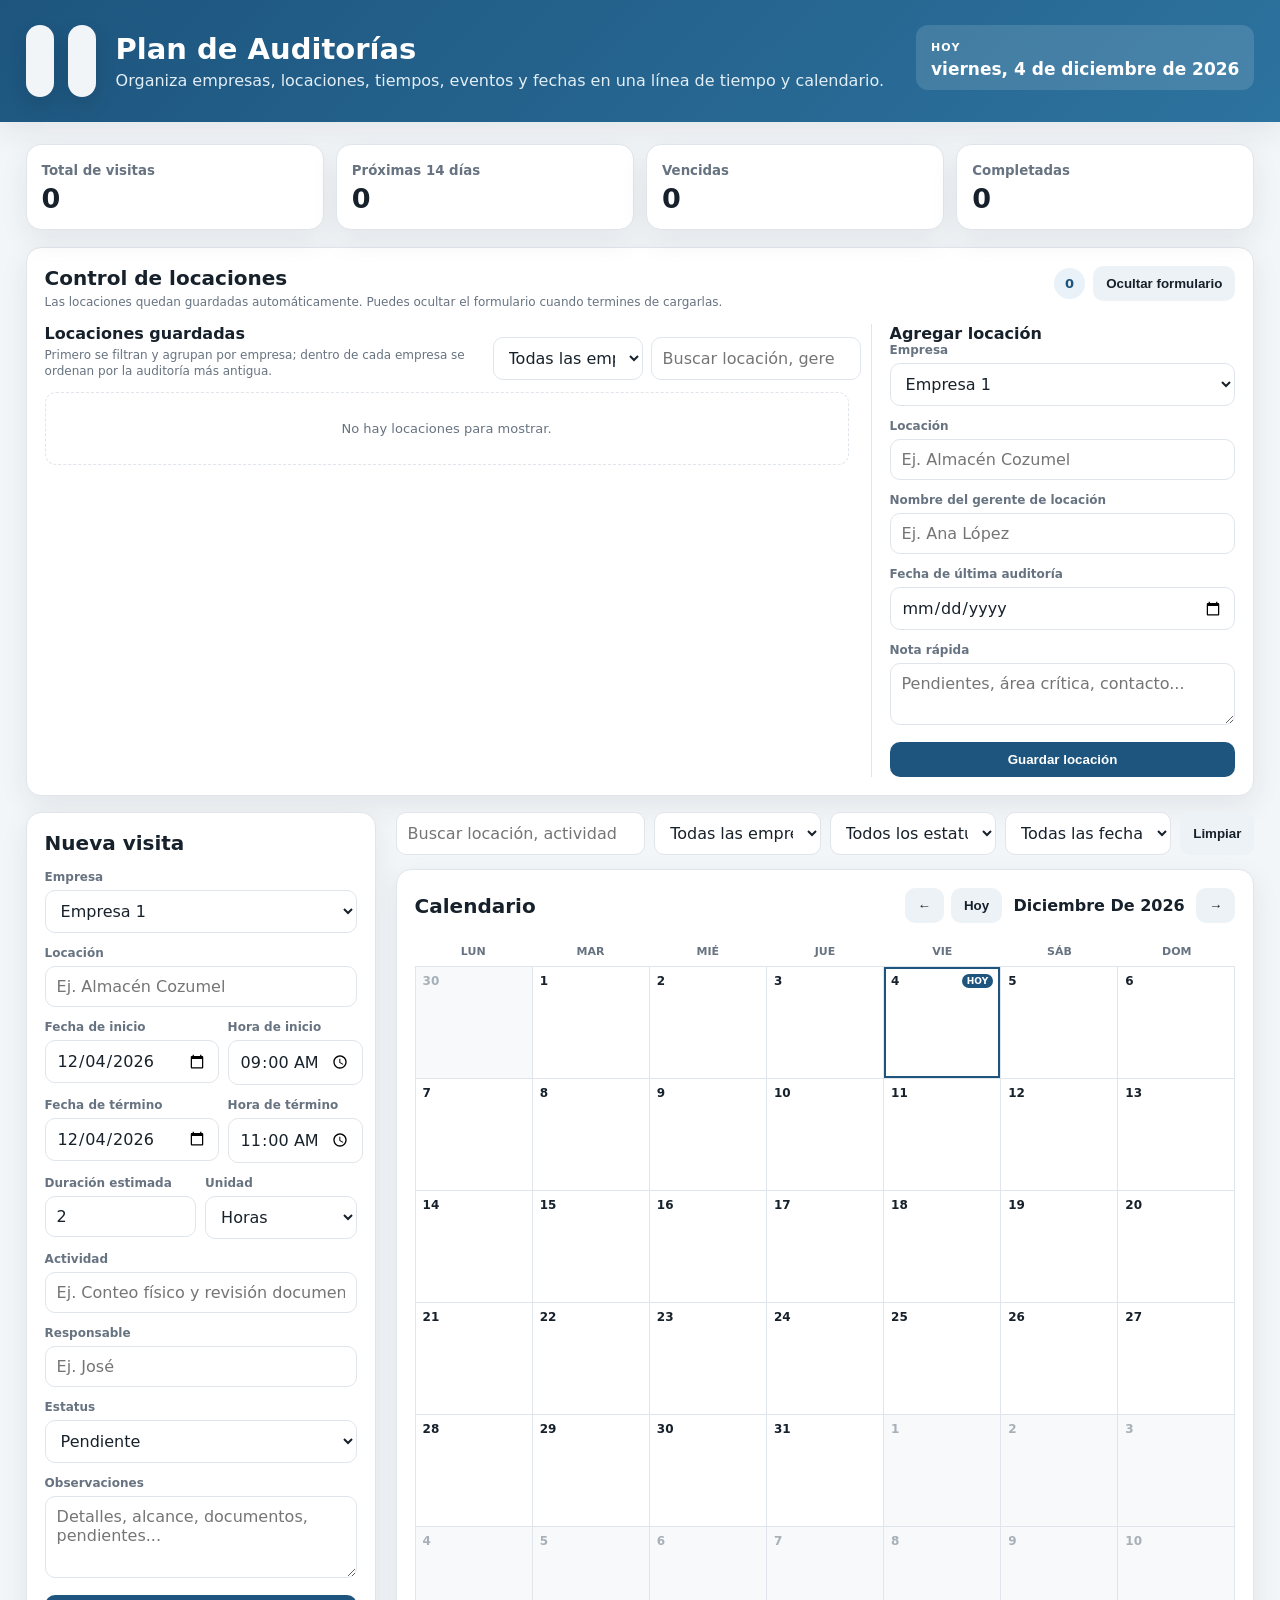
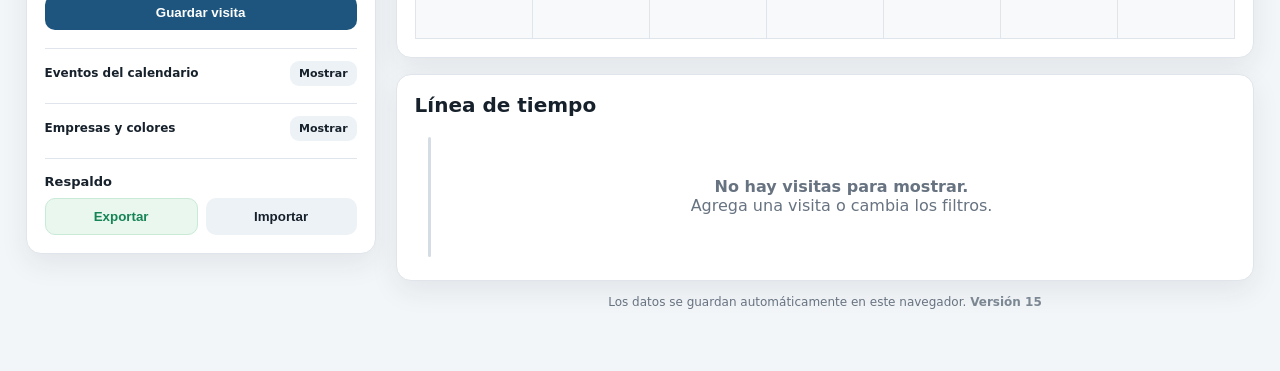
<file: index.html>
<!doctype html>
<html lang="es">
<head>
<meta charset="utf-8">
<meta name="viewport" content="width=device-width,initial-scale=1">
<meta http-equiv="Cache-Control" content="no-cache, no-store, must-revalidate">
<meta http-equiv="Pragma" content="no-cache">
<meta http-equiv="Expires" content="0">
<title>Plan de Auditorías</title>
<link rel="stylesheet" href="styles.css?v=14">
<style>
.location-date span{font-size:0}
.location-date span::after{content:"Fecha exacta";font-size:11px;color:var(--muted);font-weight:800}
.company-details,.calendar-event-details{margin-top:17px;padding-top:0;border-top:1px solid var(--line)}
.company-details summary,.calendar-event-details summary{list-style:none;cursor:pointer;padding:12px 0 0;font-size:12px;font-weight:900;color:var(--ink);display:flex;align-items:center;justify-content:space-between;gap:10px}
.company-details summary::-webkit-details-marker,.calendar-event-details summary::-webkit-details-marker{display:none}
.company-details summary::after,.calendar-event-details summary::after{content:"Mostrar";padding:6px 9px;border-radius:9px;background:#edf2f6;color:var(--ink);font-size:11px}
.company-details[open] summary::after,.calendar-event-details[open] summary::after{content:"Ocultar"}
.company-details-body,.calendar-event-details-body{padding-top:10px}
.version-mark{font-weight:800;color:#7b8792}
.location-list{display:block;max-height:590px}
.location-company-group+.location-company-group{margin-top:18px}
.location-company-header{display:flex;align-items:center;justify-content:space-between;gap:10px;margin-bottom:9px;padding:10px 12px;border:1px solid var(--line);border-radius:11px;background:#f5f8fa}
.location-company-header-main{display:flex;align-items:center;gap:8px;min-width:0}
.location-company-header strong{font-size:14px}
.location-company-header small{color:var(--muted);font-weight:800;white-space:nowrap}
.location-company-grid{display:grid;grid-template-columns:repeat(auto-fill,minmax(260px,1fr));gap:10px}
.location-filters{display:grid;grid-template-columns:minmax(150px,.8fr) minmax(210px,1.2fr);gap:8px}
.location-item.shared-location-card{position:relative;border-left:0!important;overflow:hidden;background-repeat:no-repeat;padding-left:16px}
.location-item.shared-location-card::before{content:"";position:absolute;left:0;top:0;bottom:0;width:6px;background:linear-gradient(to bottom,var(--shared-a) 0 50%,var(--shared-b) 50% 100%)}
.location-manager-person{margin-top:8px;padding:7px 9px;border-radius:8px;background:#f6f8fa;font-size:11px;color:#4c5964}
.location-manager-person b{color:var(--ink)}
.shared-company-field[hidden]{display:none}
.shared-company-subtitle{display:flex;align-items:center;gap:6px;margin-top:5px;font-size:11px;font-weight:900;color:#4c5964}
.shared-company-subtitle .dot{width:8px;height:8px}
.calendar-event-details{margin-top:18px}
.event-help{margin:4px 0 12px;color:var(--muted);font-size:12px;line-height:1.4}
.event-list{display:grid;gap:8px;margin-top:12px;max-height:360px;overflow:auto;padding-right:3px}
.event-empty{padding:14px;text-align:center;border:1px dashed var(--line);border-radius:10px;color:var(--muted);font-size:12px}
.event-card{border:1px solid var(--line);border-left:5px solid #59636d;border-radius:10px;padding:10px;background:#fff}
.event-card-top{display:flex;align-items:flex-start;justify-content:space-between;gap:8px}
.event-card-top strong{font-size:13px;line-height:1.3}.event-card-top>span{font-size:10px;color:var(--muted);font-weight:800;text-align:right}
.event-card-type{font-size:10px;font-weight:900;margin-top:3px}.event-card-meta{display:flex;align-items:center;gap:5px;font-size:11px;color:var(--muted);font-weight:800;margin-top:7px}
.event-card-notes{font-size:11px;color:#4c5964;line-height:1.4;margin-top:7px}.event-card-actions{display:flex;gap:6px;margin-top:8px}.event-card-actions .btn{padding:6px 8px;font-size:10px}
.cal-event.calendar-note{border-style:dashed;border-top-style:solid;border-right-style:solid;border-bottom-style:solid}
.event-form-grid{display:grid;grid-template-columns:1fr 1fr;gap:8px}
@media(max-width:760px){.location-filters{grid-template-columns:1fr}}
@media(max-width:620px){.location-company-header{align-items:flex-start}.location-company-grid,.event-form-grid{grid-template-columns:1fr}}
</style>
</head>
<body>
<header>
  <div class="head">
    <div><h1>Plan de Auditorías</h1><p class="sub">Organiza empresas, locaciones, tiempos, eventos y fechas en una línea de tiempo y calendario.</p></div>
    <div class="today"><b>HOY</b><span id="todayText"></span></div>
  </div>
</header>
<main>
<section class="stats">
  <div class="stat"><small>Total de visitas</small><strong id="total">0</strong></div>
  <div class="stat"><small>Próximas 14 días</small><strong id="soon">0</strong></div>
  <div class="stat"><small>Vencidas</small><strong id="late">0</strong></div>
  <div class="stat"><small>Completadas</small><strong id="done">0</strong></div>
</section>

<section class="card pad location-manager" id="locationManager">
  <div class="section-head location-manager-head">
    <div>
      <h2>Control de locaciones</h2>
      <p class="mini">Las locaciones quedan guardadas automáticamente. Puedes ocultar el formulario cuando termines de cargarlas.</p>
    </div>
    <div class="location-head-actions">
      <span class="count-pill" id="locationCount">0</span>
      <button class="btn soft" type="button" id="toggleLocationEditor">Ocultar formulario</button>
    </div>
  </div>

  <div class="location-manager-grid" id="locationManagerGrid">
    <div class="location-browser">
      <div class="location-browser-head">
        <div>
          <h3>Locaciones guardadas</h3>
          <p class="mini">Primero se filtran y agrupan por empresa; dentro de cada empresa se ordenan por la auditoría más antigua.</p>
        </div>
        <div class="location-filters">
          <select id="locationCompanyFilter" aria-label="Filtrar locaciones por empresa"><option value="">Todas las empresas</option></select>
          <input id="locationSearch" type="search" placeholder="Buscar locación, gerente o empresa base...">
        </div>
      </div>
      <div id="locationList" class="location-list"></div>
    </div>

    <div class="location-editor" id="locationEditor">
      <h3 id="locationFormTitle">Agregar locación</h3>
      <form id="locationForm">
        <input type="hidden" id="locationEditId">
        <div class="field"><label>Empresa</label><select id="locationCompany" required></select></div>
        <div class="field"><label>Locación</label><input id="locationName" placeholder="Ej. Almacén Cozumel" required></div>
        <div class="field shared-company-field" id="sharedPrimaryCompanyField" hidden>
          <label>Empresa bajo la que está la locación</label>
          <select id="locationPrimaryCompany"></select>
          <p class="mini">Se mostrará como subtítulo aunque la locación pertenezca a ambas empresas.</p>
        </div>
        <div class="field"><label>Nombre del gerente de locación</label><input id="locationManagerName" placeholder="Ej. Ana López"></div>
        <div class="field"><label>Fecha de última auditoría</label><input id="lastAuditDate" type="date"></div>
        <div class="field"><label>Nota rápida</label><textarea id="locationNote" class="compact-textarea" placeholder="Pendientes, área crítica, contacto..."></textarea></div>
        <div class="btns"><button class="btn primary" type="submit" id="saveLocationBtn">Guardar locación</button><button class="btn soft" type="button" id="cancelLocationBtn" hidden>Cancelar</button></div>
      </form>
    </div>
  </div>
</section>

<div class="spacer"></div>
<div class="layout">
<aside class="card pad" id="visitCard">
  <h2 id="formTitle">Nueva visita</h2>
  <form id="form"><input type="hidden" id="editId">
    <div class="field"><label>Empresa</label><select id="company" required></select></div>
    <div class="field"><label>Locación</label><input id="location" placeholder="Ej. Almacén Cozumel" required></div>
    <div class="cols">
      <div class="field"><label>Fecha de inicio</label><input id="date" type="date" required></div>
      <div class="field"><label>Hora de inicio</label><input id="time" type="time" required></div>
    </div>
    <div class="cols">
      <div class="field"><label>Fecha de término</label><input id="endDate" type="date" required></div>
      <div class="field"><label>Hora de término</label><input id="endTime" type="time"></div>
    </div>
    <div class="cols">
      <div class="field"><label>Duración estimada</label><input id="duration" type="number" min="0.5" step="0.5" value="2" required></div>
      <div class="field"><label>Unidad</label><select id="unit"><option>Horas</option><option>Días</option></select></div>
    </div>
    <div class="field"><label>Actividad</label><input id="activity" placeholder="Ej. Conteo físico y revisión documental" required></div>
    <div class="field"><label>Responsable</label><input id="responsible" placeholder="Ej. José"></div>
    <div class="field"><label>Estatus</label><select id="status"><option>Pendiente</option><option>En proceso</option><option>Completada</option><option>Cancelada</option></select></div>
    <div class="field"><label>Observaciones</label><textarea id="notes" placeholder="Detalles, alcance, documentos, pendientes..."></textarea></div>
    <div class="btns"><button class="btn primary" type="submit" id="saveBtn">Guardar visita</button><button class="btn soft" type="button" id="cancelBtn" hidden>Cancelar</button></div>
  </form>

  <details class="calendar-event-details" id="calendarEventPanel">
    <summary>Eventos del calendario</summary>
    <div class="calendar-event-details-body">
      <p class="event-help">Para capacitación, carga de archivos, reuniones, recordatorios o cualquier actividad que no sea una visita a una locación.</p>
      <h3 id="eventFormTitle">Nuevo evento</h3>
      <form id="eventForm">
        <input type="hidden" id="eventEditId">
        <div class="field"><label>Título del evento</label><input id="eventTitle" placeholder="Ej. Capacitación de auditores" required></div>
        <div class="event-form-grid">
          <div class="field"><label>Tipo</label><select id="eventType"><option value="training">Capacitación</option><option value="upload">Carga de archivos</option><option value="meeting">Reunión</option><option value="reminder">Recordatorio</option><option value="other">Otro</option></select></div>
          <div class="field"><label>Relacionado con</label><select id="eventCompany"></select></div>
        </div>
        <div class="event-form-grid">
          <div class="field"><label>Fecha de inicio</label><input id="eventDate" type="date" required></div>
          <div class="field"><label>Hora de inicio</label><input id="eventTime" type="time"></div>
        </div>
        <div class="event-form-grid">
          <div class="field"><label>Fecha de término</label><input id="eventEndDate" type="date" required></div>
          <div class="field"><label>Hora de término</label><input id="eventEndTime" type="time"></div>
        </div>
        <div class="field"><label>Responsable</label><input id="eventResponsible" placeholder="Ej. Equipo de auditoría"></div>
        <div class="field"><label>Notas</label><textarea id="eventNotes" class="compact-textarea" placeholder="Archivos que deben subir, temas de capacitación, instrucciones..."></textarea></div>
        <div class="btns"><button class="btn primary" type="submit" id="saveEventBtn">Guardar evento</button><button class="btn soft" type="button" id="cancelEventBtn" hidden>Cancelar</button></div>
      </form>
      <div id="eventList" class="event-list"></div>
    </div>
  </details>

  <details class="company-details" id="companySettings">
    <summary>Empresas y colores</summary>
    <div class="company-details-body">
      <div class="company-row"><input id="c1name" value="Empresa 1"><input id="c1color" type="color" value="#1d557e"></div>
      <div class="company-row"><input id="c2name" value="Empresa 2"><input id="c2color" type="color" value="#6a45b8"></div>
      <button class="btn soft" style="width:100%" id="saveCompanies">Guardar empresas</button>
    </div>
  </details>

  <div class="settings"><h3>Respaldo</h3><div class="btns"><button class="btn good" id="exportBtn">Exportar</button><button class="btn soft" id="importBtn">Importar</button><input id="file" type="file" accept=".json" hidden></div></div>
</aside>

<section>
  <div class="tools">
    <input id="search" type="search" placeholder="Buscar locación, actividad, evento o responsable">
    <select id="companyFilter"><option value="">Todas las empresas</option></select>
    <select id="statusFilter"><option value="">Todos los estatus</option><option>Pendiente</option><option>En proceso</option><option>Completada</option><option>Cancelada</option></select>
    <select id="dateFilter"><option value="">Todas las fechas</option><option value="today">Activas hoy</option><option value="week">Inician en 7 días</option><option value="month">Inician en 30 días</option><option value="late">Vencidas</option></select>
    <button class="btn soft" id="clear">Limpiar</button>
  </div>
  <div class="card pad">
    <div class="section-head">
      <h2>Calendario</h2>
      <div class="calendar-nav">
        <button class="btn soft" id="prevMonth" title="Mes anterior">←</button>
        <button class="btn soft" id="todayMonth">Hoy</button>
        <div class="calendar-title" id="calendarTitle"></div>
        <button class="btn soft" id="nextMonth" title="Mes siguiente">→</button>
      </div>
    </div>
    <div class="calendar-wrap"><div class="calendar-inner">
      <div class="calendar-weekdays"><div>Lun</div><div>Mar</div><div>Mié</div><div>Jue</div><div>Vie</div><div>Sáb</div><div>Dom</div></div>
      <div id="calendarGrid" class="calendar-grid"></div>
    </div></div>
  </div>
  <div class="spacer"></div>
  <div class="card pad"><h2>Línea de tiempo</h2><div id="timeline" class="timeline"></div></div>
  <div class="foot">Los datos se guardan automáticamente en este navegador. <span class="version-mark">Versión 14</span></div>
</section>
</div>
</main>
<script src="app.js?v=9"></script>
<script src="events.js?v=2"></script>
<script src="location-manager.js?v=2"></script>
<script>
(() => {
  const stateKey = 'auditLocationEditorHiddenV1';
  const grid = document.getElementById('locationManagerGrid');
  const button = document.getElementById('toggleLocationEditor');
  const list = document.getElementById('locationList');
  if (!grid || !button || !list) return;
  let hidden = localStorage.getItem(stateKey) === '1';
  const apply = () => {
    grid.classList.toggle('editor-hidden', hidden);
    button.textContent = hidden ? 'Administrar locaciones' : 'Ocultar formulario';
    button.setAttribute('aria-expanded', String(!hidden));
  };
  button.addEventListener('click', () => {
    hidden = !hidden;
    localStorage.setItem(stateKey, hidden ? '1' : '0');
    apply();
  });
  list.addEventListener('click', (event) => {
    const editButton = event.target.closest('[data-loc-action="edit"]');
    if (!editButton) return;
    hidden = false;
    localStorage.setItem(stateKey, '0');
    apply();
  }, true);
  apply();
})();

(() => {
  const companyFilter = $('locationCompanyFilter');
  const refreshLocationCompanyFilter = () => {
    const selected = companyFilter.value;
    companyFilter.innerHTML = '<option value="">Todas las empresas</option>'
      + companies.map(c => `<option value="${c.id}">${esc(c.name)}</option>`).join('')
      + `<option value="${BOTH_ID}">Ambas empresas</option>`;
    companyFilter.value = [...companies.map(c => c.id), BOTH_ID].includes(selected) ? selected : '';
  };
  const compareLocations = (a,b) => {
    if (!a.lastAuditDate && !b.lastAuditDate) return a.name.localeCompare(b.name,'es');
    if (!a.lastAuditDate) return -1;
    if (!b.lastAuditDate) return 1;
    const dateDifference = dateObj(a.lastAuditDate) - dateObj(b.lastAuditDate);
    return dateDifference || a.name.localeCompare(b.name,'es');
  };
  renderLocations = function renderLocationsGrouped(){
    const q = $('locationSearch').value.trim().toLowerCase();
    const selectedCompany = companyFilter.value;
    const matches = locationNotes.filter(l => {
      const matchesCompany = !selectedCompany || l.companyId === selectedCompany;
      const primaryCompanyName = l.primaryCompanyId
        ? (companies.find(companyItem => companyItem.id === l.primaryCompanyId)?.name || '')
        : '';
      const matchesSearch = `${l.name} ${l.managerName||''} ${primaryCompanyName} ${l.note||''} ${company(l.companyId).name}`.toLowerCase().includes(q);
      return matchesCompany && matchesSearch;
    });
    $('locationCount').textContent = locationNotes.length;
    if (!matches.length) {
      $('locationList').innerHTML = '<div class="location-empty">No hay locaciones para mostrar.</div>';
      return;
    }
    const companyOrder = [...companies.map(c => c.id), BOTH_ID];
    $('locationList').innerHTML = companyOrder.map(companyId => {
      const groupLocations = matches.filter(l => l.companyId === companyId).sort(compareLocations);
      if (!groupLocations.length) return '';
      const c = company(companyId);
      const groupBackground = c.shared
        ? `background:linear-gradient(to bottom,${c.colors[0]}20 0 50%,${c.colors[1]}20 50% 100%)`
        : `background:${c.color}12`;
      const cards = groupLocations.map(l => {
        const age = locationAgeInfo(l.lastAuditDate);
        const primaryCompany = c.shared && l.primaryCompanyId
          ? companies.find(companyItem => companyItem.id === l.primaryCompanyId)
          : null;
        const cardStyle = c.shared
          ? `--shared-a:${c.colors[0]};--shared-b:${c.colors[1]};background:linear-gradient(90deg,${c.colors[0]}0d 0 50%,${c.colors[1]}0d 50% 100%)`
          : `border-left-color:${c.color}`;
        return `<article class="location-item ${c.shared?'shared-location-card':''}" style="${cardStyle}">
          <div class="location-top"><div><h3 class="location-title">${esc(l.name)}</h3><div class="location-company">${companyMarker(c)}${esc(c.name)}</div>${c.shared?`<div class="shared-company-subtitle">${primaryCompany?`<span class="dot" style="background:${primaryCompany.color}"></span>Bajo el nombre de: ${esc(primaryCompany.name)}`:'Bajo el nombre de: Sin definir'}</div>`:''}</div><span class="age-chip ${age.cls}">${age.label}</span></div>
          ${l.managerName?`<div class="location-manager-person"><b>Gerente:</b> ${esc(l.managerName)}</div>`:'<div class="location-manager-person"><b>Gerente:</b> Sin registrar</div>'}
          <div class="location-date"><span>Fecha exacta</span><b>${l.lastAuditDate?formatDate(l.lastAuditDate,false):'Sin fecha'}</b></div>
          ${l.note?`<div class="location-note">${esc(l.note)}</div>`:''}
          <div class="location-actions"><button class="btn good" data-loc-action="schedule" data-id="${l.id}">Programar</button><button class="btn soft" data-loc-action="edit" data-id="${l.id}">Editar</button><button class="btn bad" data-loc-action="remove" data-id="${l.id}">Eliminar</button></div>
        </article>`;
      }).join('');
      return `<section class="location-company-group">
        <div class="location-company-header" style="${groupBackground}">
          <div class="location-company-header-main">${companyMarker(c)}<strong>${esc(c.name)}</strong></div>
          <small>${groupLocations.length} locación${groupLocations.length===1?'':'es'}</small>
        </div>
        <div class="location-company-grid">${cards}</div>
      </section>`;
    }).join('');
  };
  refreshLocationCompanyFilter();
  companyFilter.addEventListener('change', renderLocations);
  $('locationSearch').addEventListener('input', renderLocations);
  const originalSaveCompanies = $('saveCompanies').onclick;
  $('saveCompanies').onclick = event => {
    originalSaveCompanies.call($('saveCompanies'), event);
    refreshLocationCompanyFilter();
    renderLocations();
  };
  renderLocations();
})();
</script>
</body>
</html>
</file>
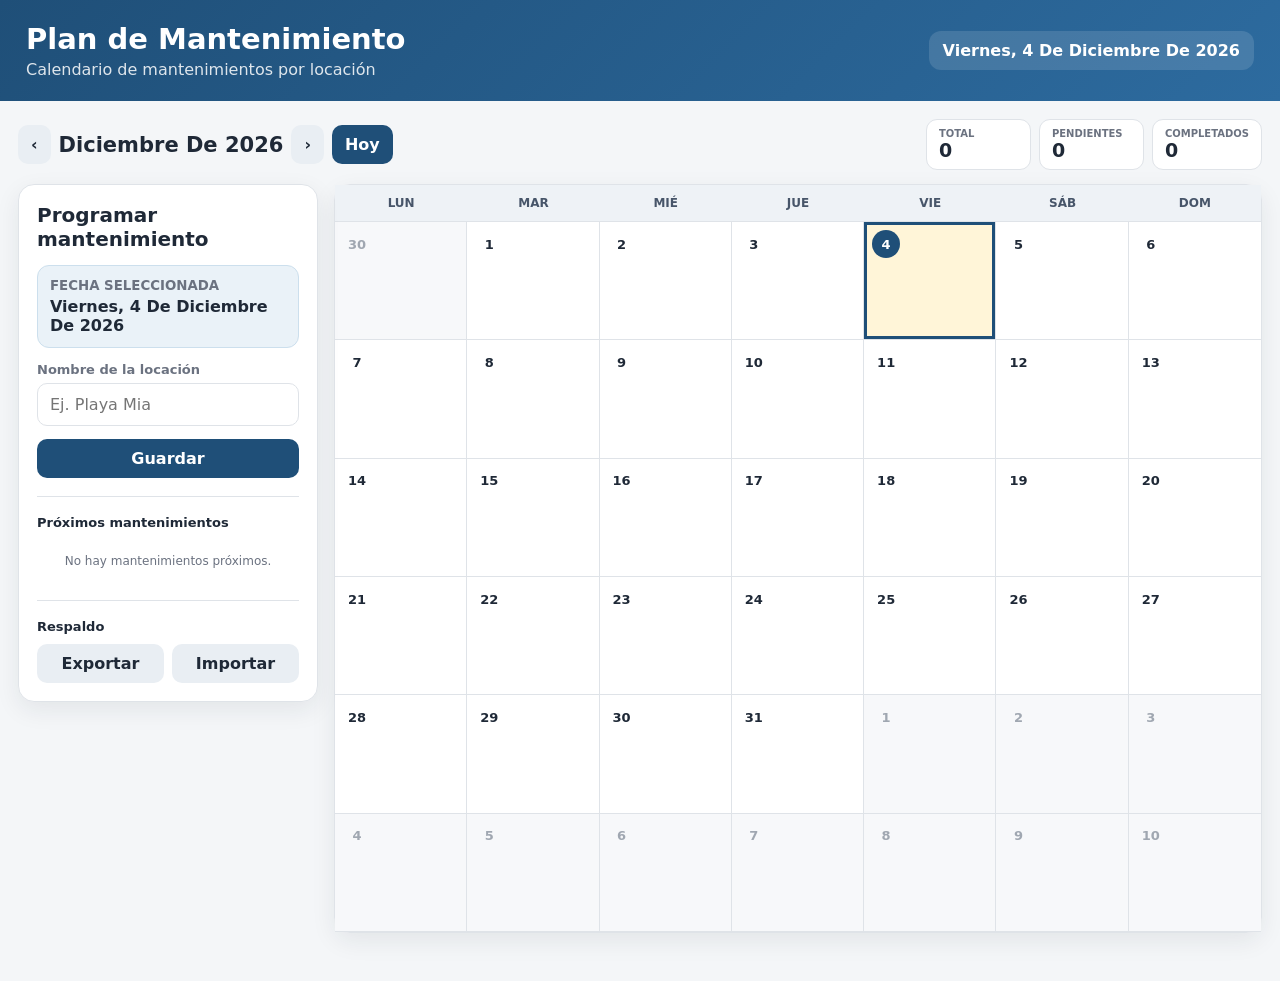
<file: mantenimiento/index.html>
<!doctype html>
<html lang="es">
<head>
<meta charset="utf-8">
<meta name="viewport" content="width=device-width,initial-scale=1">
<title>Plan de Mantenimiento</title>
<style>
:root{--azul:#1f4f78;--azul2:#2d6b9f;--fondo:#f4f6f8;--borde:#dfe3e8;--texto:#1f2937;--gris:#6b7280;--verde:#198754;--rojo:#dc3545}
*{box-sizing:border-box}body{margin:0;font-family:Inter,system-ui,-apple-system,"Segoe UI",sans-serif;background:var(--fondo);color:var(--texto)}button,input{font:inherit}button{cursor:pointer}header{padding:22px 26px;background:linear-gradient(135deg,var(--azul),var(--azul2));color:#fff}.encabezado{max-width:1700px;margin:auto;display:flex;justify-content:space-between;align-items:center;gap:16px;flex-wrap:wrap}h1{margin:0 0 4px;font-size:29px}.sub{margin:0;color:#ffffffd9}.fecha-hoy{padding:10px 14px;border-radius:12px;background:#ffffff20;font-weight:800;text-transform:capitalize}main{max-width:1700px;margin:18px auto;padding:0 18px 30px}.barra{display:flex;justify-content:space-between;align-items:center;gap:12px;flex-wrap:wrap;margin-bottom:14px}.controles,.resumen{display:flex;align-items:center;gap:8px;flex-wrap:wrap}.mes{min-width:220px;text-align:center;font-size:21px;font-weight:900;text-transform:capitalize}.btn{border:0;border-radius:10px;padding:10px 13px;font-weight:800}.btn-azul{background:var(--azul);color:#fff}.btn-claro{background:#e9eef3;color:var(--texto)}.btn-verde{background:#eaf7ef;color:var(--verde);border:1px solid #c9ead6}.btn-rojo{background:#fff0f0;color:var(--rojo);border:1px solid #ffd0d0}.dato{min-width:105px;padding:8px 12px;border:1px solid var(--borde);border-radius:11px;background:#fff}.dato span{display:block;font-size:10px;color:var(--gris);font-weight:800;text-transform:uppercase}.dato strong{font-size:19px}.layout{display:grid;grid-template-columns:300px minmax(0,1fr);gap:16px;align-items:start}.panel,.calendario{background:#fff;border:1px solid var(--borde);border-radius:16px;box-shadow:0 8px 24px #14233214}.panel{position:sticky;top:14px;padding:18px}.panel h2{margin:0 0 14px;font-size:20px}.seleccion{padding:12px;margin-bottom:14px;border:1px solid #ccdfed;border-radius:12px;background:#eaf2f8;text-transform:capitalize}.seleccion small{display:block;color:var(--gris);font-weight:800;text-transform:uppercase}.seleccion strong{display:block;margin-top:4px}.grupo{margin-bottom:13px}label{display:block;margin-bottom:6px;color:var(--gris);font-size:13px;font-weight:800}input[type=text]{width:100%;padding:11px 12px;border:1px solid var(--borde);border-radius:10px;outline:none}input:focus{border-color:var(--azul2);box-shadow:0 0 0 3px #2d6b9f1f}.acciones-form{display:flex;gap:8px}.acciones-form button{flex:1}.separador{height:1px;background:var(--borde);margin:18px 0}.titulo-mini{font-size:13px;font-weight:900;margin:0 0 10px}.proximos{display:flex;flex-direction:column;gap:8px;max-height:300px;overflow:auto}.proximo{width:100%;padding:9px 10px;border:1px solid var(--borde);border-left:4px solid var(--azul);border-radius:10px;background:#fff;text-align:left}.proximo.hecho{border-left-color:var(--verde);opacity:.65}.proximo strong,.proximo span{display:block}.proximo span{margin-top:3px;color:var(--gris);font-size:11px;text-transform:capitalize}.respaldo{display:flex;gap:8px}.respaldo button{flex:1}.dias-semana{display:grid;grid-template-columns:repeat(7,1fr);background:#eef2f6;border-bottom:1px solid var(--borde)}.dias-semana div{padding:11px 4px;text-align:center;font-size:12px;font-weight:900;color:#475569;text-transform:uppercase}.cuadricula{display:grid;grid-template-columns:repeat(7,minmax(0,1fr));grid-auto-rows:minmax(118px,1fr);min-height:710px}.dia{min-width:0;padding:8px;border-right:1px solid var(--borde);border-bottom:1px solid var(--borde);background:#fff}.dia:nth-child(7n){border-right:0}.dia:hover{background:#f8fafc}.dia.fuera{background:#f7f8fa;color:#a0a7b1}.dia.hoy{background:#fff5d8}.dia.elegido{box-shadow:inset 0 0 0 3px var(--azul)}.dia-top{display:flex;justify-content:space-between;align-items:center;gap:5px;margin-bottom:7px}.numero{display:flex;align-items:center;justify-content:center;width:28px;height:28px;border-radius:50%;font-size:13px;font-weight:900}.hoy .numero{background:var(--azul);color:#fff}.conteo{font-size:10px;color:var(--gris);font-weight:800}.eventos{display:flex;flex-direction:column;gap:5px}.evento{display:flex;align-items:center;gap:6px;width:100%;padding:6px 7px;border:0;border-radius:7px;background:#eaf2f8;color:#173c5a;font-size:11px;font-weight:850;text-align:left;overflow:hidden}.evento:before{content:"";width:7px;height:7px;flex:0 0 7px;border-radius:50%;background:var(--azul)}.evento span{white-space:nowrap;overflow:hidden;text-overflow:ellipsis}.evento.hecho{background:#eaf7ef;color:#17633b;text-decoration:line-through}.evento.hecho:before{background:var(--verde)}.mas{font-size:10px;color:var(--gris);font-weight:800;padding:2px 5px}.modal-fondo{position:fixed;inset:0;display:none;align-items:center;justify-content:center;padding:20px;background:#0f172a73;z-index:20}.modal-fondo.abierto{display:flex}.modal{width:min(430px,100%);padding:20px;border-radius:16px;background:#fff;box-shadow:0 24px 65px #0f172a47}.modal h3{margin:0}.modal p{margin:5px 0 0;color:var(--gris);text-transform:capitalize}.modal-acciones{display:flex;gap:8px;flex-wrap:wrap;margin-top:18px}.modal-acciones button{flex:1;min-width:105px}.vacio{padding:14px 4px;color:var(--gris);font-size:12px;text-align:center}@media(max-width:820px){.layout{grid-template-columns:1fr}.panel{position:static}.cuadricula{min-height:610px;grid-auto-rows:minmax(95px,1fr)}}@media(max-width:620px){main{padding:0 8px 25px}.mes{min-width:170px;font-size:18px}.cuadricula{grid-auto-rows:minmax(82px,1fr)}.dia{padding:5px}.dias-semana div{font-size:10px}.evento{padding:5px;font-size:10px}.conteo{display:none}}
</style>
</head>
<body>
<header><div class="encabezado"><div><h1>Plan de Mantenimiento</h1><p class="sub">Calendario de mantenimientos por locación</p></div><div class="fecha-hoy" id="fechaHoy"></div></div></header>
<main>
<div class="barra"><div class="controles"><button class="btn btn-claro" id="anterior">‹</button><div class="mes" id="tituloMes"></div><button class="btn btn-claro" id="siguiente">›</button><button class="btn btn-azul" id="irHoy">Hoy</button></div><div class="resumen"><div class="dato"><span>Total</span><strong id="total">0</strong></div><div class="dato"><span>Pendientes</span><strong id="pendientes">0</strong></div><div class="dato"><span>Completados</span><strong id="completados">0</strong></div></div></div>
<div class="layout"><aside class="panel"><h2 id="tituloForm">Programar mantenimiento</h2><div class="seleccion"><small>Fecha seleccionada</small><strong id="fechaSeleccionada"></strong></div><form id="form"><input type="hidden" id="idEdicion"><div class="grupo"><label for="locacion">Nombre de la locación</label><input id="locacion" type="text" maxlength="100" placeholder="Ej. Playa Mia" required autocomplete="off"></div><div class="acciones-form"><button class="btn btn-azul" id="guardar">Guardar</button><button type="button" class="btn btn-claro" id="cancelar" hidden>Cancelar</button></div></form><div class="separador"></div><p class="titulo-mini">Próximos mantenimientos</p><div class="proximos" id="listaProximos"></div><div class="separador"></div><p class="titulo-mini">Respaldo</p><div class="respaldo"><button class="btn btn-claro" id="exportar">Exportar</button><button class="btn btn-claro" id="importar">Importar</button><input id="archivo" type="file" accept="application/json" hidden></div></aside>
<section class="calendario"><div class="dias-semana"><div>Lun</div><div>Mar</div><div>Mié</div><div>Jue</div><div>Vie</div><div>Sáb</div><div>Dom</div></div><div class="cuadricula" id="cuadricula"></div></section></div>
</main>
<div class="modal-fondo" id="modalFondo"><div class="modal"><h3 id="modalLocacion"></h3><p id="modalFecha"></p><div class="modal-acciones"><button class="btn btn-verde" id="completar"></button><button class="btn btn-claro" id="editar">Editar</button><button class="btn btn-rojo" id="eliminar">Eliminar</button><button class="btn btn-claro" id="cerrar">Cerrar</button></div></div></div>
<script>
const $=id=>document.getElementById(id),CLAVE="aviomar_mantenimientos_v1";let datos=[],activo=null,fechaElegida=fechaLocal(new Date()),mesVisible=new Date(new Date().getFullYear(),new Date().getMonth(),1);
function fechaLocal(d){return `${d.getFullYear()}-${String(d.getMonth()+1).padStart(2,"0")}-${String(d.getDate()).padStart(2,"0")}`}
function fechaObj(s){const [a,m,d]=s.split("-").map(Number);return new Date(a,m-1,d)}
function textoFecha(s){return new Intl.DateTimeFormat("es-MX",{weekday:"long",day:"numeric",month:"long",year:"numeric"}).format(fechaObj(s))}
function escapar(s){return String(s).replace(/[&<>'"]/g,c=>({"&":"&amp;","<":"&lt;",">":"&gt;","'":"&#39;",'"':"&quot;"}[c]))}
function cargar(){try{datos=JSON.parse(localStorage.getItem(CLAVE)||"[]");if(!Array.isArray(datos))datos=[]}catch{datos=[]}}
function guardarDatos(){localStorage.setItem(CLAVE,JSON.stringify(datos))}
function inicioCalendario(){const p=new Date(mesVisible.getFullYear(),mesVisible.getMonth(),1),dia=p.getDay(),ajuste=dia===0?-6:1-dia;return new Date(p.getFullYear(),p.getMonth(),p.getDate()+ajuste)}
function encabezado(){$("fechaHoy").textContent=textoFecha(fechaLocal(new Date()));$("tituloMes").textContent=new Intl.DateTimeFormat("es-MX",{month:"long",year:"numeric"}).format(mesVisible);$("fechaSeleccionada").textContent=textoFecha(fechaElegida)}
function resumen(){$("total").textContent=datos.length;$("pendientes").textContent=datos.filter(x=>!x.hecho).length;$("completados").textContent=datos.filter(x=>x.hecho).length}
function calendario(){encabezado();const inicio=inicioCalendario(),hoy=fechaLocal(new Date()),c=[];for(let i=0;i<42;i++){const d=new Date(inicio.getFullYear(),inicio.getMonth(),inicio.getDate()+i),f=fechaLocal(d),items=datos.filter(x=>x.fecha===f).sort((a,b)=>Number(a.hecho)-Number(b.hecho)||a.locacion.localeCompare(b.locacion,"es"));c.push(`<div class="dia ${d.getMonth()!==mesVisible.getMonth()?"fuera":""} ${f===hoy?"hoy":""} ${f===fechaElegida?"elegido":""}" data-fecha="${f}"><div class="dia-top"><span class="numero">${d.getDate()}</span>${items.length?`<span class="conteo">${items.length} mant.</span>`:""}</div><div class="eventos">${items.slice(0,4).map(x=>`<button class="evento ${x.hecho?"hecho":""}" data-id="${x.id}" title="${escapar(x.locacion)}"><span>${escapar(x.locacion)}</span></button>`).join("")}${items.length>4?`<div class="mas">+${items.length-4} más</div>`:""}</div></div>`)}$("cuadricula").innerHTML=c.join("");document.querySelectorAll(".dia").forEach(x=>x.onclick=e=>{if(e.target.closest(".evento"))return;fechaElegida=x.dataset.fecha;const d=fechaObj(fechaElegida);mesVisible=new Date(d.getFullYear(),d.getMonth(),1);reiniciarForm();pintar()});document.querySelectorAll(".evento").forEach(x=>x.onclick=e=>{e.stopPropagation();abrir(x.dataset.id)})}
function proximos(){const hoy=fechaObj(fechaLocal(new Date())),lista=datos.filter(x=>fechaObj(x.fecha)>=hoy).sort((a,b)=>fechaObj(a.fecha)-fechaObj(b.fecha)||a.locacion.localeCompare(b.locacion,"es")).slice(0,10);$("listaProximos").innerHTML=lista.length?lista.map(x=>`<button class="proximo ${x.hecho?"hecho":""}" data-id="${x.id}"><strong>${escapar(x.locacion)}</strong><span>${escapar(textoFecha(x.fecha))}</span></button>`).join(""):'<div class="vacio">No hay mantenimientos próximos.</div>';document.querySelectorAll(".proximo").forEach(x=>x.onclick=()=>abrir(x.dataset.id))}
function pintar(){calendario();resumen();proximos()}
function reiniciarForm(){$("form").reset();$("idEdicion").value="";$("tituloForm").textContent="Programar mantenimiento";$("guardar").textContent="Guardar";$("cancelar").hidden=true}
function abrir(id){const x=datos.find(y=>y.id===id);if(!x)return;activo=id;$("modalLocacion").textContent=x.locacion;$("modalFecha").textContent=textoFecha(x.fecha);$("completar").textContent=x.hecho?"Marcar pendiente":"Marcar completado";$("modalFondo").classList.add("abierto")}
function cerrar(){activo=null;$("modalFondo").classList.remove("abierto")}
$("form").onsubmit=e=>{e.preventDefault();const locacion=$("locacion").value.trim(),id=$("idEdicion").value;if(!locacion)return;if(id){const x=datos.find(y=>y.id===id);if(x){x.locacion=locacion;x.fecha=fechaElegida}}else datos.push({id:crypto.randomUUID?crypto.randomUUID():String(Date.now()),locacion,fecha:fechaElegida,hecho:false});guardarDatos();reiniciarForm();pintar()};
$("cancelar").onclick=reiniciarForm;$("anterior").onclick=()=>{mesVisible=new Date(mesVisible.getFullYear(),mesVisible.getMonth()-1,1);pintar()};$("siguiente").onclick=()=>{mesVisible=new Date(mesVisible.getFullYear(),mesVisible.getMonth()+1,1);pintar()};$("irHoy").onclick=()=>{const d=new Date();mesVisible=new Date(d.getFullYear(),d.getMonth(),1);fechaElegida=fechaLocal(d);reiniciarForm();pintar()};$("cerrar").onclick=cerrar;$("modalFondo").onclick=e=>{if(e.target===$("modalFondo"))cerrar()};$("completar").onclick=()=>{const x=datos.find(y=>y.id===activo);if(!x)return;x.hecho=!x.hecho;guardarDatos();cerrar();pintar()};$("editar").onclick=()=>{const x=datos.find(y=>y.id===activo);if(!x)return;fechaElegida=x.fecha;const d=fechaObj(x.fecha);mesVisible=new Date(d.getFullYear(),d.getMonth(),1);$("idEdicion").value=x.id;$("locacion").value=x.locacion;$("tituloForm").textContent="Editar mantenimiento";$("guardar").textContent="Guardar cambios";$("cancelar").hidden=false;cerrar();pintar();$("locacion").focus()};$("eliminar").onclick=()=>{const x=datos.find(y=>y.id===activo);if(!x||!confirm(`¿Eliminar el mantenimiento de ${x.locacion}?`))return;datos=datos.filter(y=>y.id!==activo);guardarDatos();cerrar();pintar()};
$("exportar").onclick=()=>{const b=new Blob([JSON.stringify({mantenimientos:datos,fecha:new Date().toISOString()},null,2)],{type:"application/json"}),u=URL.createObjectURL(b),a=document.createElement("a");a.href=u;a.download=`respaldo-mantenimiento-${fechaLocal(new Date())}.json`;a.click();URL.revokeObjectURL(u)};$("importar").onclick=()=>$("archivo").click();$("archivo").onchange=async e=>{const f=e.target.files[0];if(!f)return;try{const p=JSON.parse(await f.text()),arr=Array.isArray(p)?p:p.mantenimientos;if(!Array.isArray(arr))throw 0;if(confirm("Esto reemplazará la información actual. ¿Continuar?")){datos=arr;guardarDatos();pintar()}}catch{alert("El archivo no es un respaldo válido.")}e.target.value=""};document.onkeydown=e=>{if(e.key==="Escape")cerrar()};
cargar();reiniciarForm();pintar();setInterval(encabezado,60000);
</script>
</body>
</html>
</file>
<file: styles.css>
:root{
  --bg:#f3f6f8;--card:#fff;--ink:#17212b;--muted:#677381;--line:#dfe5ea;
  --blue:#1d557e;--blue2:#2d739f;--red:#c93442;--green:#168454;
  --orange:#d96d0d;--yellow:#8a6a00;--purple:#6a45b8;
  --shadow:0 10px 28px rgba(25,44,62,.08);--content-max:1540px
}
*{box-sizing:border-box}
body{margin:0;background:var(--bg);color:var(--ink);font-family:Inter,system-ui,-apple-system,BlinkMacSystemFont,"Segoe UI",sans-serif}
header{background:linear-gradient(135deg,var(--blue),var(--blue2));color:#fff;padding:25px clamp(16px,2vw,34px);box-shadow:var(--shadow)}
.head{width:100%;max-width:var(--content-max);margin:0 auto;display:flex;justify-content:space-between;gap:20px;align-items:flex-start;flex-wrap:wrap}
h1{margin:0 0 5px;font-size:29px}.sub{margin:0;color:#e2eef6}
.today{padding:11px 15px;border-radius:12px;background:#ffffff20;min-width:220px}.today b{font-size:11px;letter-spacing:.1em}.today span{display:block;font-size:17px;font-weight:800;margin-top:4px}
main{width:100%;max-width:var(--content-max);margin:22px auto;padding:0 clamp(16px,2vw,34px) 40px}
.stats{display:grid;grid-template-columns:repeat(4,minmax(0,1fr));gap:12px;margin-bottom:17px}
.stat,.card{background:var(--card);border:1px solid var(--line);border-radius:15px;box-shadow:var(--shadow)}
.stat{padding:15px}.stat small{color:var(--muted);font-weight:700}.stat strong{display:block;font-size:27px;margin-top:4px}
.layout{display:grid;grid-template-columns:clamp(350px,24vw,430px) minmax(0,1fr);gap:20px;align-items:start}
.pad{padding:18px}.card h2{margin:0 0 15px;font-size:20px}.card h3{margin:0}
.field{margin-bottom:13px}label{display:block;font-size:12px;font-weight:800;color:var(--muted);margin-bottom:6px}
input,select,textarea{width:100%;padding:10px 11px;border:1px solid var(--line);border-radius:10px;background:#fff;color:var(--ink);font:inherit;outline:none}
input:focus,select:focus,textarea:focus{border-color:var(--blue2);box-shadow:0 0 0 3px #2d739f1c}
textarea{min-height:82px;resize:vertical}.compact-textarea{min-height:62px}.cols{display:grid;grid-template-columns:1fr 1fr;gap:9px}
.btns{display:flex;gap:8px;flex-wrap:wrap}.btn{border:0;border-radius:10px;padding:10px 13px;font-weight:850;cursor:pointer}
.primary{background:var(--blue);color:#fff}.soft{background:#edf2f6;color:var(--ink)}
.good{background:#e9f7ef;color:var(--green);border:1px solid #c9ead7}.bad{background:#fff0f1;color:var(--red);border:1px solid #ffd2d7}
.btns .btn{flex:1}.settings{border-top:1px solid var(--line);margin-top:17px;padding-top:15px}.settings h3{font-size:13px;margin:0 0 9px}
.company-row{display:grid;grid-template-columns:1fr 46px;gap:7px;margin-bottom:7px}input[type=color]{padding:3px;height:41px}
.tools{display:grid;grid-template-columns:1.5fr 1fr 1fr 1fr auto;gap:9px;margin-bottom:14px}
.section-head{display:flex;align-items:center;justify-content:space-between;gap:12px;flex-wrap:wrap;margin-bottom:14px}.section-head h2{margin:0}
.mini{margin:4px 0 0;color:var(--muted);font-size:12px;line-height:1.35}.count-pill{min-width:31px;height:31px;padding:0 9px;border-radius:999px;background:#e8f2f8;color:var(--blue);display:inline-flex;align-items:center;justify-content:center;font-weight:900;font-size:13px}
.location-manager{width:100%}.location-manager-head{align-items:flex-start}.location-head-actions{display:flex;align-items:center;gap:8px;flex-wrap:wrap}
.location-manager-grid{display:grid;grid-template-columns:minmax(0,1.55fr) minmax(310px,.7fr);gap:18px;align-items:start}
.location-manager-grid.editor-hidden{grid-template-columns:1fr}.location-manager-grid.editor-hidden .location-editor{display:none}
.location-browser{min-width:0}.location-browser-head{display:grid;grid-template-columns:minmax(0,1fr) minmax(220px,360px);gap:14px;align-items:end;margin-bottom:12px}
.location-browser-head h3,.location-editor h3{font-size:16px}.location-editor{border-left:1px solid var(--line);padding-left:18px}
.location-list{display:grid;grid-template-columns:repeat(auto-fill,minmax(260px,1fr));gap:10px;max-height:520px;overflow:auto;padding-right:4px}
.location-empty{grid-column:1/-1;padding:28px 12px;text-align:center;border:1px dashed var(--line);border-radius:11px;color:var(--muted);font-size:13px}
.location-item{border:1px solid var(--line);border-left:5px solid var(--blue);border-radius:11px;padding:11px;background:#fff}
.location-top{display:flex;justify-content:space-between;gap:10px;align-items:flex-start}.location-title{margin:0;font-size:15px;line-height:1.25}.location-company{display:flex;align-items:center;gap:6px;margin-top:4px;font-size:11px;color:var(--muted);font-weight:800}
.location-date{margin-top:9px;padding:8px 9px;background:#f6f8fa;border-radius:8px;display:flex;justify-content:space-between;gap:8px;align-items:center}.location-date span{font-size:11px;color:var(--muted);font-weight:800}.location-date b{font-size:12px;text-align:right}
.age-chip{display:inline-flex;padding:4px 7px;border-radius:999px;font-size:10px;font-weight:900;white-space:nowrap}.age-fresh{background:#e7f6ed;color:var(--green)}.age-mid{background:#fff6d8;color:var(--yellow)}.age-old{background:#ffe7e9;color:#aa2632}.age-none{background:#edf0f3;color:#59636d}
.location-note{font-size:12px;color:#4c5964;line-height:1.4;margin-top:8px}.location-actions{display:flex;gap:6px;flex-wrap:wrap;margin-top:9px}.location-actions .btn{font-size:11px;padding:7px 8px}
.calendar-nav{display:flex;gap:7px;align-items:center}.calendar-title{min-width:180px;text-align:center;font-weight:900;text-transform:capitalize}
.calendar-weekdays,.calendar-grid{display:grid;grid-template-columns:repeat(7,minmax(0,1fr))}
.calendar-weekdays div{padding:8px 5px;text-align:center;font-size:11px;font-weight:900;color:var(--muted);text-transform:uppercase}
.calendar-grid{border-top:1px solid var(--line);border-left:1px solid var(--line)}
.calendar-day{min-height:112px;padding:7px;border-right:1px solid var(--line);border-bottom:1px solid var(--line);background:#fff;overflow:hidden}
.calendar-day.outside{background:#f7f9fa;color:#a7b0b8}.calendar-day.today-day{box-shadow:inset 0 0 0 2px var(--blue)}
.day-number{display:flex;justify-content:space-between;align-items:center;font-size:12px;font-weight:900;margin-bottom:5px}
.today-label{font-size:9px;background:var(--blue);color:#fff;border-radius:999px;padding:2px 5px}
.cal-event{display:block;width:100%;border:0;border-left:4px solid var(--blue);border-radius:6px;padding:5px 6px;margin:4px 0;background:#eef4f8;text-align:left;cursor:pointer;font-size:11px;line-height:1.25;overflow:hidden}
.cal-event b{display:block;white-space:nowrap;text-overflow:ellipsis;overflow:hidden}.cal-event small{display:block;color:#4f5c67;white-space:nowrap;text-overflow:ellipsis;overflow:hidden}
.more-events{font-size:10px;color:var(--muted);font-weight:800;margin-top:3px}
.timeline{position:relative;padding-left:33px;min-height:130px}.timeline:before{content:"";position:absolute;left:13px;top:5px;bottom:5px;width:3px;background:#d5dde4;border-radius:10px}
.group{margin-bottom:24px}.date{position:relative;margin:0 0 11px;font-size:15px;color:var(--blue)}.date:before{content:"";position:absolute;left:-26px;top:2px;width:12px;height:12px;border-radius:50%;background:var(--blue);border:3px solid #fff;box-shadow:0 0 0 2px var(--blue)}
.visit{background:#fff;border:1px solid var(--line);border-left:6px solid var(--blue);border-radius:13px;padding:15px;margin-bottom:11px}.visit.today-card{box-shadow:0 0 0 3px #1d557e14}
.visit-top{display:flex;justify-content:space-between;gap:13px;align-items:flex-start}.visit h3{margin:0;font-size:18px}
.company{display:flex;align-items:center;gap:7px;color:var(--muted);font-size:12px;font-weight:800;margin-top:4px}.dot{width:10px;height:10px;border-radius:50%;display:inline-block;flex:0 0 auto}
.dual-dots{display:inline-flex;align-items:center;flex:0 0 auto}.dual-dots span{width:10px;height:10px;border-radius:50%;display:block;border:1px solid #fff;box-shadow:0 0 0 1px #dfe5ea}.dual-dots span+span{margin-left:-3px}
.shared-company{background-image:linear-gradient(90deg,rgba(29,85,126,.025),rgba(106,69,184,.025))}.shared-event{font-weight:700}
.badges{display:flex;gap:6px;justify-content:flex-end;flex-wrap:wrap}.badge{padding:5px 8px;border-radius:999px;font-size:11px;font-weight:900;white-space:nowrap}
.green{background:#e7f6ed;color:var(--green)}.red{background:#ffe7e9;color:#aa2632}.orange{background:#fff0e2;color:var(--orange)}.yellow{background:#fff6d8;color:var(--yellow)}.blue{background:#e7f2fa;color:var(--blue)}.purple{background:#efe9fb;color:var(--purple)}.gray{background:#edf0f3;color:#59636d}
.meta-grid{display:grid;grid-template-columns:repeat(4,1fr);gap:8px;margin:12px 0}.meta{background:#f6f8fa;border-radius:9px;padding:9px}.meta small{display:block;color:var(--muted);font-weight:750;margin-bottom:3px}.meta b{font-size:13px}
.notes{font-size:14px;line-height:1.45;color:#45515d}.actions{display:flex;gap:7px;flex-wrap:wrap;margin-top:13px}.actions .btn{font-size:12px;padding:8px 10px}
.empty{text-align:center;color:var(--muted);padding:45px 15px}.foot{text-align:center;color:var(--muted);font-size:12px;margin-top:14px}.spacer{height:16px}
@media(max-width:1180px){.location-manager-grid{grid-template-columns:1fr}.location-editor{border-left:0;border-top:1px solid var(--line);padding-left:0;padding-top:18px}.layout{grid-template-columns:360px minmax(0,1fr)}}
@media(max-width:980px){.layout{grid-template-columns:1fr}.stats{grid-template-columns:repeat(2,1fr)}.tools{grid-template-columns:1fr 1fr}.meta-grid{grid-template-columns:repeat(2,1fr)}.calendar-day{min-height:95px}}
@media(max-width:760px){.location-browser-head{grid-template-columns:1fr}.calendar-wrap{overflow-x:auto}.calendar-inner{min-width:760px}}
@media(max-width:620px){.stats{grid-template-columns:1fr 1fr}.tools,.cols,.meta-grid{grid-template-columns:1fr}.visit-top{flex-direction:column}.badges{justify-content:flex-start}h1{font-size:24px}}
</file>
